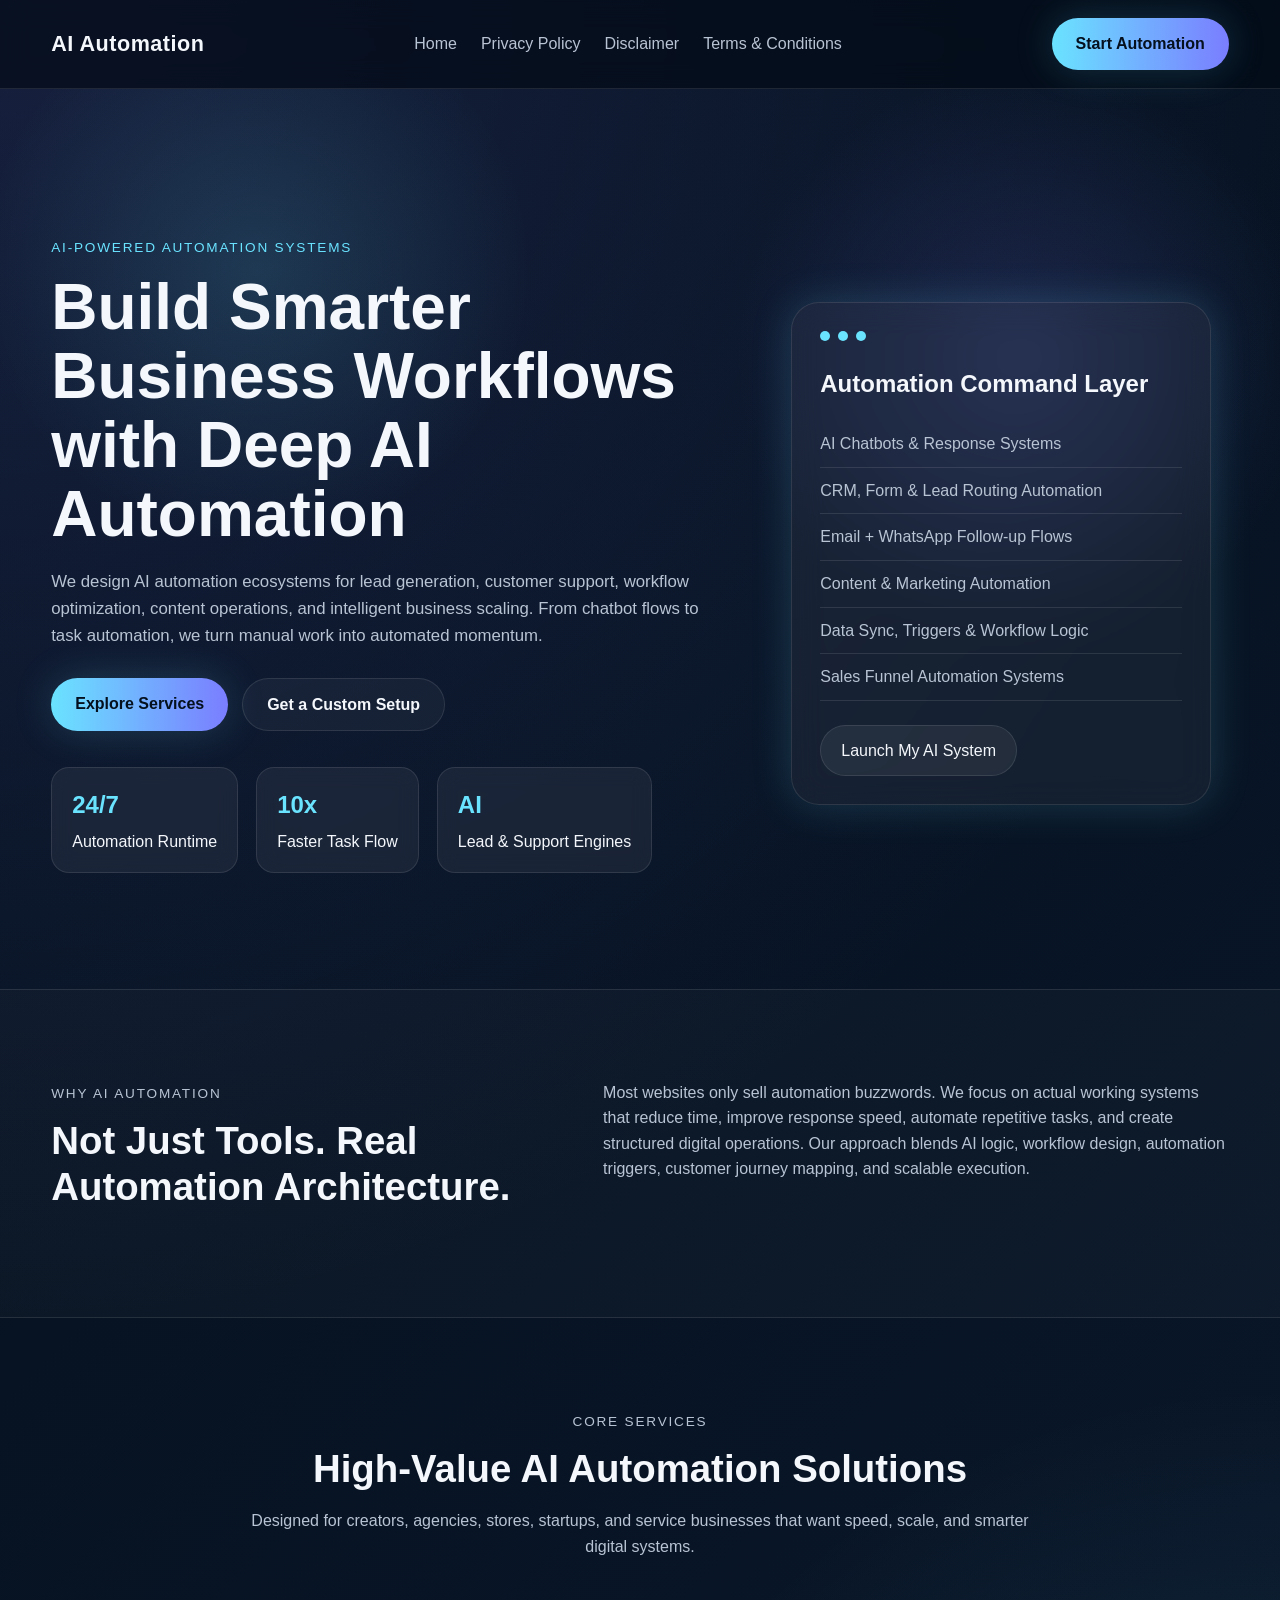
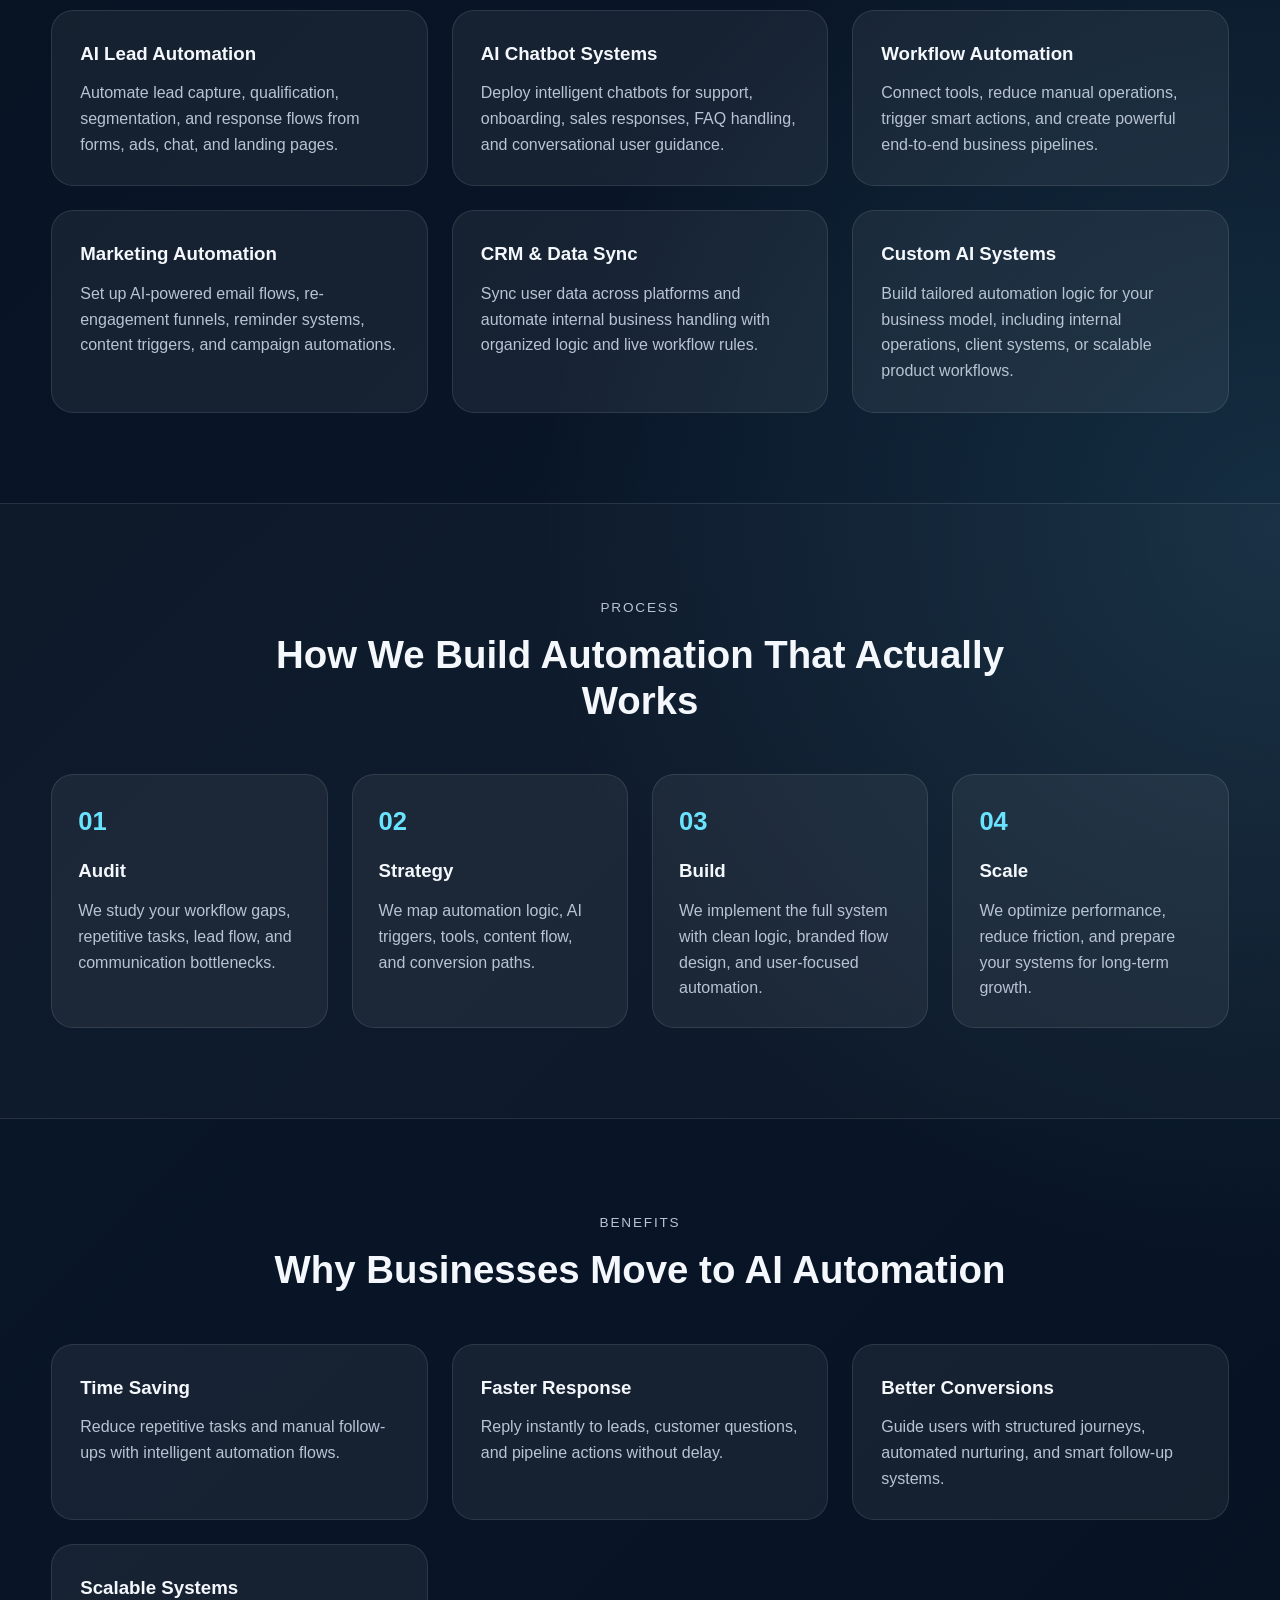
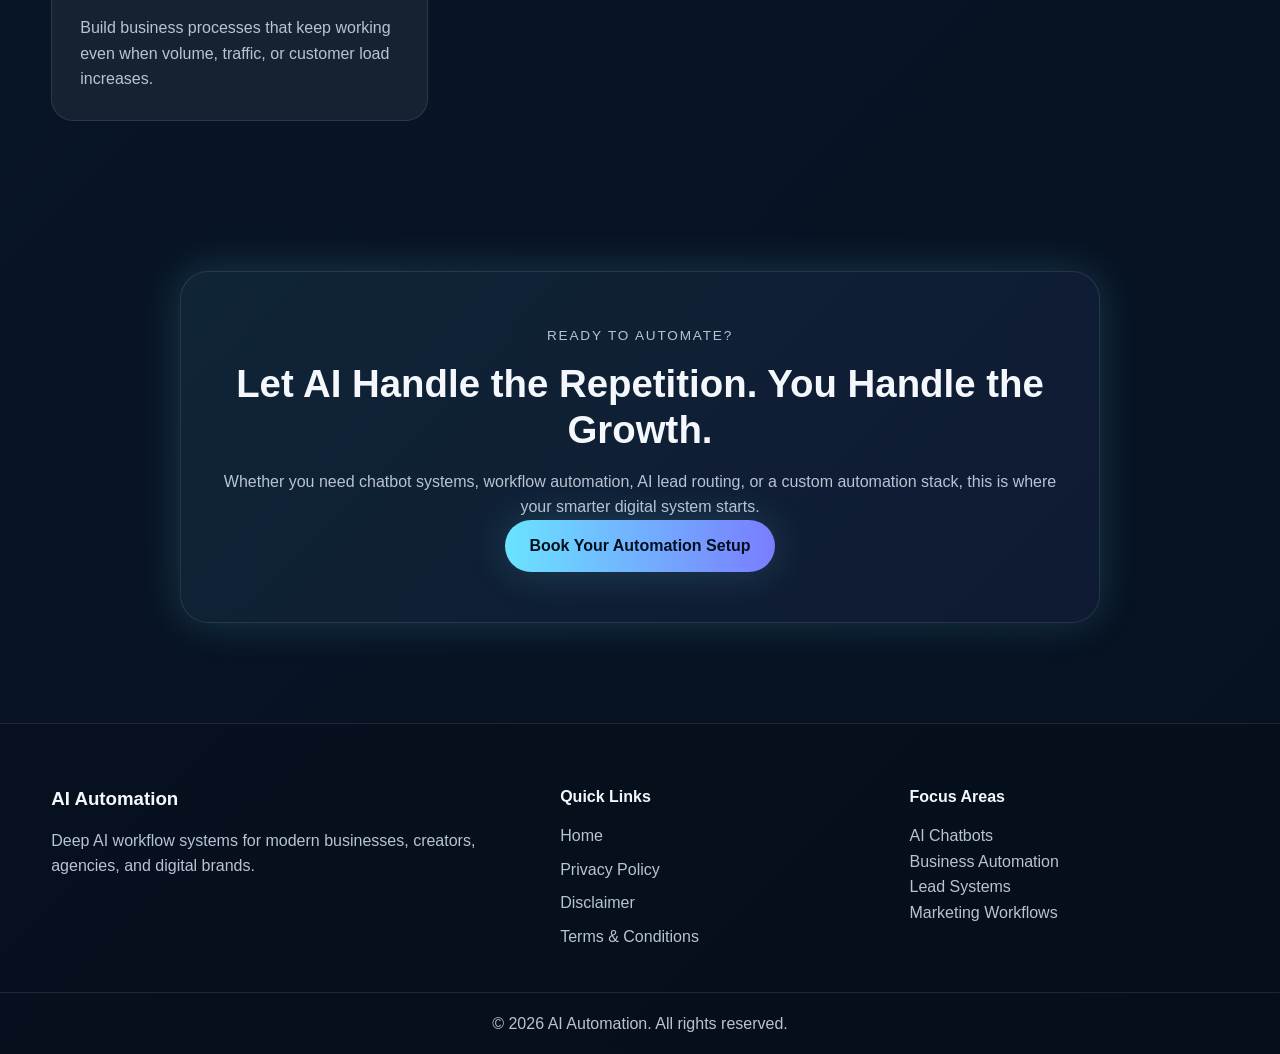
<file: index.html>
<!DOCTYPE html>
<html lang="en">
<head>
  <meta charset="UTF-8" />
  <meta name="viewport" content="width=device-width, initial-scale=1.0" />
  <meta name="description" content="AI Fiver Automation helps businesses automate workflows, AI lead systems, chatbots, content pipelines, and smart digital operations." />
  <meta name="keywords" content="AI automation, workflow automation, AI chatbot, business automation, AI systems, marketing automation, lead automation" />
  <meta name="author" content="AI Fiver Automation" />
  <title>AI Automation | Smart AI Workflow & Business Automation</title>
  <link rel="stylesheet" href="style.css" />
</head>
<body>

  <!-- Header -->
  <header class="site-header">
    <div class="container nav-wrap">
      <div class="logo">AI Automation</div>
      <nav class="nav">
        <a href="index.html">Home</a>
        <a href="privacy-policy.html">Privacy Policy</a>
        <a href="disclaimer.html">Disclaimer</a>
        <a href="terms-conditions.html">Terms & Conditions</a>
      </nav>
      <a href="#contact" class="nav-btn">Start Automation</a>
    </div>
  </header>

  <!-- Hero -->
  <section class="hero">
    <div class="hero-overlay"></div>
    <div class="container hero-grid">
      <div class="hero-content">
        <p class="tag">AI-POWERED AUTOMATION SYSTEMS</p>
        <h1>Build Smarter Business Workflows with Deep AI Automation</h1>
        <p class="hero-text">
          We design AI automation ecosystems for lead generation, customer support, workflow optimization,
          content operations, and intelligent business scaling. From chatbot flows to task automation,
          we turn manual work into automated momentum.
        </p>
        <div class="hero-actions">
          <a href="#services" class="btn btn-primary">Explore Services</a>
          <a href="#contact" class="btn btn-secondary">Get a Custom Setup</a>
        </div>
        <div class="hero-stats">
          <div class="stat-box">
            <h3>24/7</h3>
            <p>Automation Runtime</p>
          </div>
          <div class="stat-box">
            <h3>10x</h3>
            <p>Faster Task Flow</p>
          </div>
          <div class="stat-box">
            <h3>AI</h3>
            <p>Lead & Support Engines</p>
          </div>
        </div>
      </div>

      <div class="hero-card">
        <div class="glass-card">
          <div class="card-top">
            <span class="dot"></span>
            <span class="dot"></span>
            <span class="dot"></span>
          </div>
          <h3>Automation Command Layer</h3>
          <ul>
            <li>AI Chatbots & Response Systems</li>
            <li>CRM, Form & Lead Routing Automation</li>
            <li>Email + WhatsApp Follow-up Flows</li>
            <li>Content & Marketing Automation</li>
            <li>Data Sync, Triggers & Workflow Logic</li>
            <li>Sales Funnel Automation Systems</li>
          </ul>
          <a href="#contact" class="card-btn">Launch My AI System</a>
        </div>
      </div>
    </div>
  </section>

  <!-- About -->
  <section class="section section-dark">
    <div class="container two-col">
      <div>
        <p class="section-label">WHY AI AUTOMATION</p>
        <h2>Not Just Tools. Real Automation Architecture.</h2>
      </div>
      <div>
        <p>
          Most websites only sell automation buzzwords. We focus on actual working systems that reduce time,
          improve response speed, automate repetitive tasks, and create structured digital operations.
          Our approach blends AI logic, workflow design, automation triggers, customer journey mapping,
          and scalable execution.
        </p>
      </div>
    </div>
  </section>

  <!-- Services -->
  <section class="section" id="services">
    <div class="container">
      <div class="section-head center">
        <p class="section-label">CORE SERVICES</p>
        <h2>High-Value AI Automation Solutions</h2>
        <p>
          Designed for creators, agencies, stores, startups, and service businesses that want speed, scale, and smarter digital systems.
        </p>
      </div>

      <div class="service-grid">
        <div class="service-card">
          <h3>AI Lead Automation</h3>
          <p>Automate lead capture, qualification, segmentation, and response flows from forms, ads, chat, and landing pages.</p>
        </div>
        <div class="service-card">
          <h3>AI Chatbot Systems</h3>
          <p>Deploy intelligent chatbots for support, onboarding, sales responses, FAQ handling, and conversational user guidance.</p>
        </div>
        <div class="service-card">
          <h3>Workflow Automation</h3>
          <p>Connect tools, reduce manual operations, trigger smart actions, and create powerful end-to-end business pipelines.</p>
        </div>
        <div class="service-card">
          <h3>Marketing Automation</h3>
          <p>Set up AI-powered email flows, re-engagement funnels, reminder systems, content triggers, and campaign automations.</p>
        </div>
        <div class="service-card">
          <h3>CRM & Data Sync</h3>
          <p>Sync user data across platforms and automate internal business handling with organized logic and live workflow rules.</p>
        </div>
        <div class="service-card">
          <h3>Custom AI Systems</h3>
          <p>Build tailored automation logic for your business model, including internal operations, client systems, or scalable product workflows.</p>
        </div>
      </div>
    </div>
  </section>

  <!-- Process -->
  <section class="section section-dark">
    <div class="container">
      <div class="section-head center">
        <p class="section-label">PROCESS</p>
        <h2>How We Build Automation That Actually Works</h2>
      </div>

      <div class="timeline">
        <div class="timeline-item">
          <span>01</span>
          <h3>Audit</h3>
          <p>We study your workflow gaps, repetitive tasks, lead flow, and communication bottlenecks.</p>
        </div>
        <div class="timeline-item">
          <span>02</span>
          <h3>Strategy</h3>
          <p>We map automation logic, AI triggers, tools, content flow, and conversion paths.</p>
        </div>
        <div class="timeline-item">
          <span>03</span>
          <h3>Build</h3>
          <p>We implement the full system with clean logic, branded flow design, and user-focused automation.</p>
        </div>
        <div class="timeline-item">
          <span>04</span>
          <h3>Scale</h3>
          <p>We optimize performance, reduce friction, and prepare your systems for long-term growth.</p>
        </div>
      </div>
    </div>
  </section>

  <!-- Benefits -->
  <section class="section">
    <div class="container">
      <div class="section-head center">
        <p class="section-label">BENEFITS</p>
        <h2>Why Businesses Move to AI Automation</h2>
      </div>

      <div class="benefit-grid">
        <div class="benefit-card">
          <h3>Time Saving</h3>
          <p>Reduce repetitive tasks and manual follow-ups with intelligent automation flows.</p>
        </div>
        <div class="benefit-card">
          <h3>Faster Response</h3>
          <p>Reply instantly to leads, customer questions, and pipeline actions without delay.</p>
        </div>
        <div class="benefit-card">
          <h3>Better Conversions</h3>
          <p>Guide users with structured journeys, automated nurturing, and smart follow-up systems.</p>
        </div>
        <div class="benefit-card">
          <h3>Scalable Systems</h3>
          <p>Build business processes that keep working even when volume, traffic, or customer load increases.</p>
        </div>
      </div>
    </div>
  </section>

  <!-- CTA -->
  <section class="section cta-section" id="contact">
    <div class="container cta-box">
      <p class="section-label">READY TO AUTOMATE?</p>
      <h2>Let AI Handle the Repetition. You Handle the Growth.</h2>
      <p>
        Whether you need chatbot systems, workflow automation, AI lead routing, or a custom automation stack,
        this is where your smarter digital system starts.
      </p>
      <a href="#" class="btn btn-primary">Book Your Automation Setup</a>
    </div>
  </section>

  <!-- Footer -->
  <footer class="site-footer">
    <div class="container footer-grid">
      <div>
        <h3>AI Automation</h3>
        <p>Deep AI workflow systems for modern businesses, creators, agencies, and digital brands.</p>
      </div>
      <div>
        <h4>Quick Links</h4>
        <a href="index.html">Home</a>
        <a href="privacy-policy.html">Privacy Policy</a>
        <a href="disclaimer.html">Disclaimer</a>
        <a href="terms-conditions.html">Terms & Conditions</a>
      </div>
      <div>
        <h4>Focus Areas</h4>
        <p>AI Chatbots</p>
        <p>Business Automation</p>
        <p>Lead Systems</p>
        <p>Marketing Workflows</p>
      </div>
    </div>
    <div class="footer-bottom">
      <p>© 2026 AI Automation. All rights reserved.</p>
    </div>
  </footer>

  <!-- Fullscreen Popup -->
<div id="popupOverlay" class="popup-overlay">
  <div class="popup-box">
    <button id="closePopup" class="popup-close">×</button>

    <div class="popup-content popup-course-content">
      <p class="popup-tag">CHOOSE YOUR AI PATH</p>
      <h2>Select an AI Course to Continue</h2>
      <p class="popup-subtext">
        Pick the course that matches your interest. You can change all text, links, and titles later.
      </p>

      <div class="course-grid">
        <div class="course-card active" data-link="https://yourwebsite.com/ai-automation-course">
          <span class="course-badge">Popular</span>
          <h3>AI Automation Mastery</h3>
          <p>Learn workflows, triggers, smart integrations, and business automation systems.</p>
        </div>

        <div class="course-card" data-link="https://yourwebsite.com/ai-chatbot-course">
          <span class="course-badge">Hot</span>
          <h3>AI Chatbot Builder</h3>
          <p>Create intelligent chatbot flows for lead generation, support, and sales systems.</p>
        </div>

        <div class="course-card" data-link="https://yourwebsite.com/ai-marketing-course">
          <span class="course-badge">New</span>
          <h3>AI Marketing Systems</h3>
          <p>Build AI-powered content, follow-up funnels, email flows, and ad support systems.</p>
        </div>
      </div>

      <div class="popup-action-wrap">
        <a href="#" id="popupButton" class="btn btn-primary popup-main-btn">
          Continue with Selected Course
        </a>
      </div>

      <p class="popup-note">
        If no option is selected, you’ll be redirected automatically.
      </p>
    </div>
  </div>
</div>

  <script src="script.js"></script>
</body>
</html>
</file>
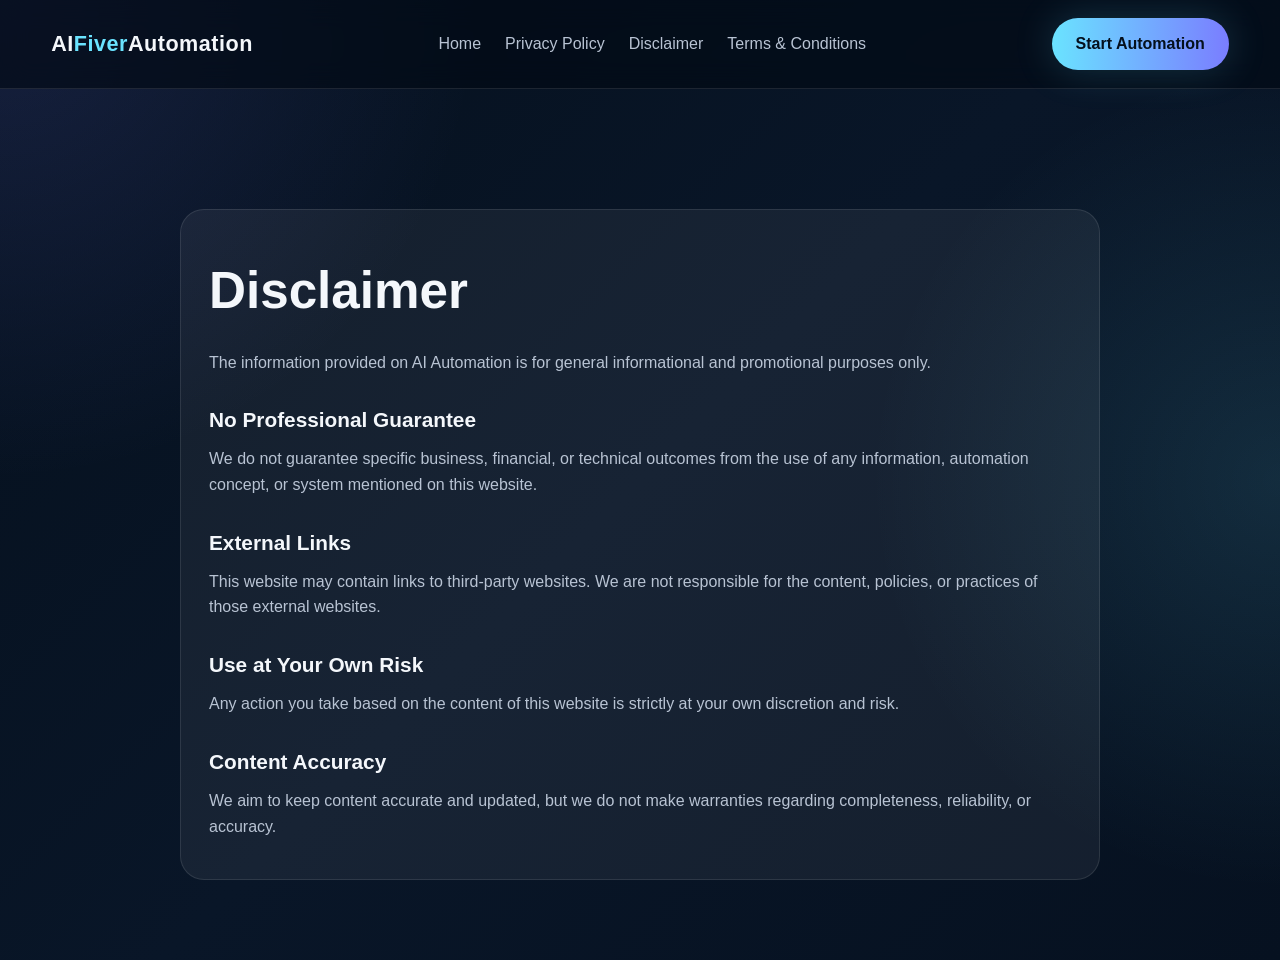
<file: disclaimer.html>
<!DOCTYPE html>
<html lang="en">
<head>
  <meta charset="UTF-8" />
  <meta name="viewport" content="width=device-width, initial-scale=1.0" />
  <title>Disclaimer | AI Automation</title>
  <link rel="stylesheet" href="style.css" />
</head>
<body>

  <header class="site-header">
    <div class="container nav-wrap">
      <div class="logo">AI<span>Fiver</span>Automation</div>
      <nav class="nav">
        <a href="index.html">Home</a>
        <a href="privacy-policy.html">Privacy Policy</a>
        <a href="disclaimer.html">Disclaimer</a>
        <a href="terms-conditions.html">Terms & Conditions</a>
      </nav>
      <a href="index.html#contact" class="nav-btn">Start Automation</a>
    </div>
  </header>

  <section class="policy-section">
    <div class="container">
      <div class="policy-box">
        <h1>Disclaimer</h1>
        <p>The information provided on AI Automation is for general informational and promotional purposes only.</p>

        <h2>No Professional Guarantee</h2>
        <p>We do not guarantee specific business, financial, or technical outcomes from the use of any information, automation concept, or system mentioned on this website.</p>

        <h2>External Links</h2>
        <p>This website may contain links to third-party websites. We are not responsible for the content, policies, or practices of those external websites.</p>

        <h2>Use at Your Own Risk</h2>
        <p>Any action you take based on the content of this website is strictly at your own discretion and risk.</p>

        <h2>Content Accuracy</h2>
        <p>We aim to keep content accurate and updated, but we do not make warranties regarding completeness, reliability, or accuracy.</p>
      </div>
    </div>
  </section>

</body>
</html>
</file>
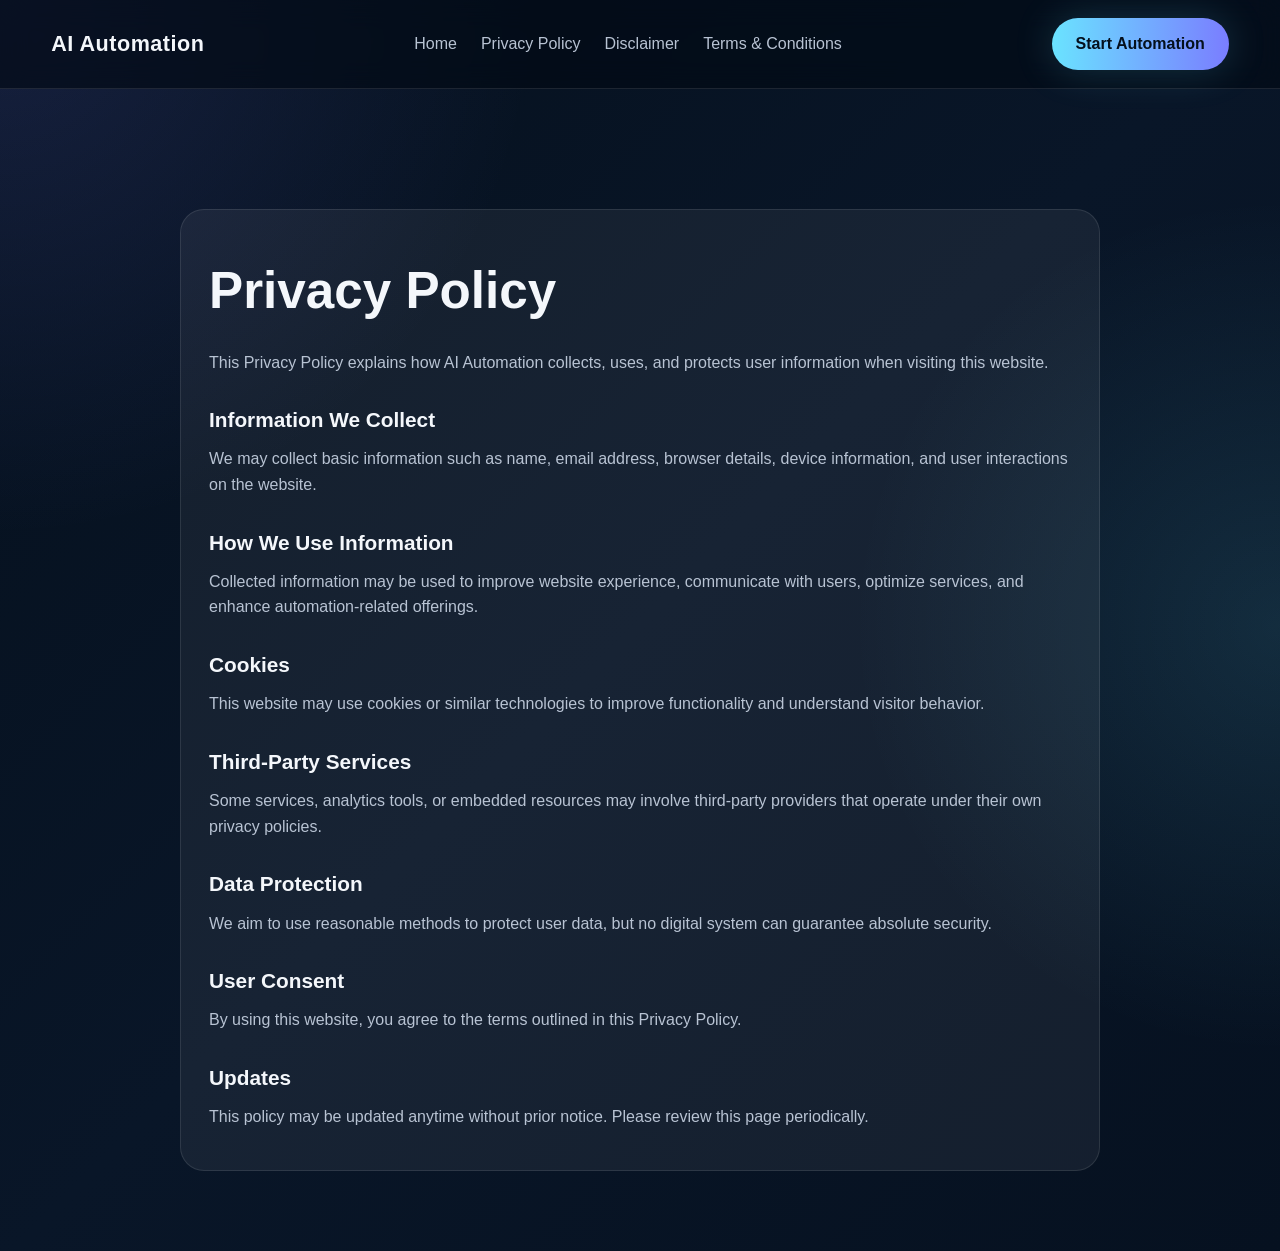
<file: privacy-policy.html>
<!DOCTYPE html>
<html lang="en">
<head>
  <meta charset="UTF-8" />
  <meta name="viewport" content="width=device-width, initial-scale=1.0" />
  <title>Privacy Policy | AI Automation</title>
  <link rel="stylesheet" href="style.css" />
</head>
<body>

  <header class="site-header">
    <div class="container nav-wrap">
      <div class="logo">AI Automation</div>
      <nav class="nav">
        <a href="index.html">Home</a>
        <a href="privacy-policy.html">Privacy Policy</a>
        <a href="disclaimer.html">Disclaimer</a>
        <a href="terms-conditions.html">Terms & Conditions</a>
      </nav>
      <a href="index.html#contact" class="nav-btn">Start Automation</a>
    </div>
  </header>

  <section class="policy-section">
    <div class="container">
      <div class="policy-box">
        <h1>Privacy Policy</h1>
        <p>This Privacy Policy explains how AI Automation collects, uses, and protects user information when visiting this website.</p>

        <h2>Information We Collect</h2>
        <p>We may collect basic information such as name, email address, browser details, device information, and user interactions on the website.</p>

        <h2>How We Use Information</h2>
        <p>Collected information may be used to improve website experience, communicate with users, optimize services, and enhance automation-related offerings.</p>

        <h2>Cookies</h2>
        <p>This website may use cookies or similar technologies to improve functionality and understand visitor behavior.</p>

        <h2>Third-Party Services</h2>
        <p>Some services, analytics tools, or embedded resources may involve third-party providers that operate under their own privacy policies.</p>

        <h2>Data Protection</h2>
        <p>We aim to use reasonable methods to protect user data, but no digital system can guarantee absolute security.</p>

        <h2>User Consent</h2>
        <p>By using this website, you agree to the terms outlined in this Privacy Policy.</p>

        <h2>Updates</h2>
        <p>This policy may be updated anytime without prior notice. Please review this page periodically.</p>
      </div>
    </div>
  </section>

</body>
</html>
</file>
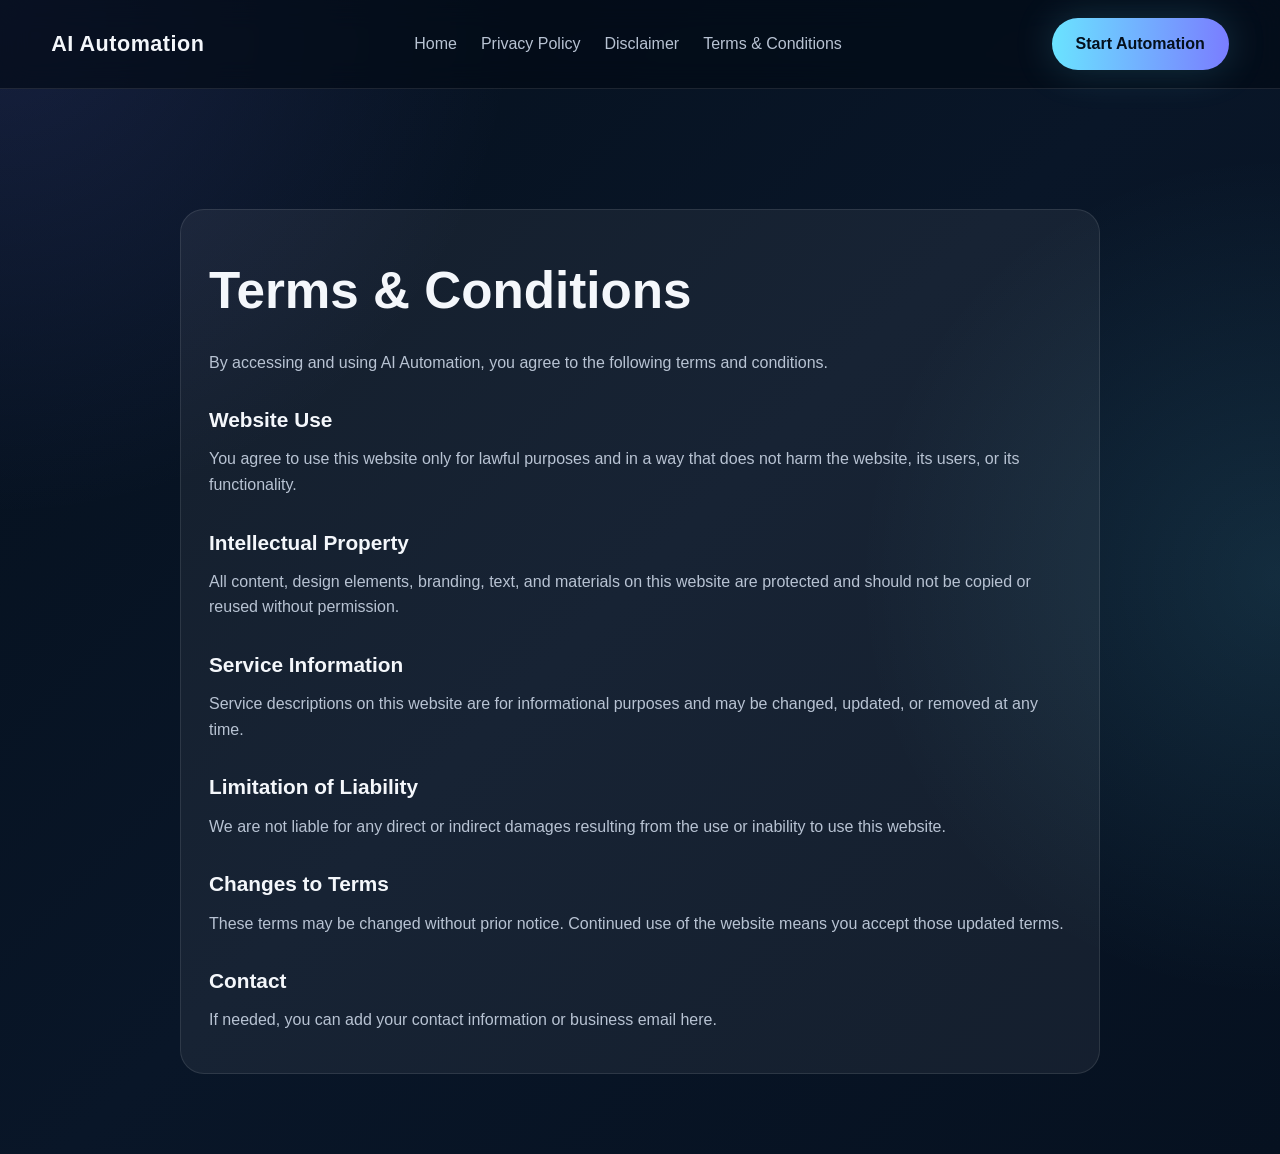
<file: terms-conditions.html>
<!DOCTYPE html>
<html lang="en">
<head>
  <meta charset="UTF-8" />
  <meta name="viewport" content="width=device-width, initial-scale=1.0" />
  <title>Terms & Conditions | AI Automation</title>
  <link rel="stylesheet" href="style.css" />
</head>
<body>

  <header class="site-header">
    <div class="container nav-wrap">
      <div class="logo">AI Automation</div>
      <nav class="nav">
        <a href="index.html">Home</a>
        <a href="privacy-policy.html">Privacy Policy</a>
        <a href="disclaimer.html">Disclaimer</a>
        <a href="terms-conditions.html">Terms & Conditions</a>
      </nav>
      <a href="index.html#contact" class="nav-btn">Start Automation</a>
    </div>
  </header>

  <section class="policy-section">
    <div class="container">
      <div class="policy-box">
        <h1>Terms & Conditions</h1>
        <p>By accessing and using AI Automation, you agree to the following terms and conditions.</p>

        <h2>Website Use</h2>
        <p>You agree to use this website only for lawful purposes and in a way that does not harm the website, its users, or its functionality.</p>

        <h2>Intellectual Property</h2>
        <p>All content, design elements, branding, text, and materials on this website are protected and should not be copied or reused without permission.</p>

        <h2>Service Information</h2>
        <p>Service descriptions on this website are for informational purposes and may be changed, updated, or removed at any time.</p>

        <h2>Limitation of Liability</h2>
        <p>We are not liable for any direct or indirect damages resulting from the use or inability to use this website.</p>

        <h2>Changes to Terms</h2>
        <p>These terms may be changed without prior notice. Continued use of the website means you accept those updated terms.</p>

        <h2>Contact</h2>
        <p>If needed, you can add your contact information or business email here.</p>
      </div>
    </div>
  </section>

</body>
</html>
</file>
<file: style.css>
* {
  margin: 0;
  padding: 0;
  box-sizing: border-box;
}

:root {
  --bg: #07111f;
  --bg-soft: #0c1a2f;
  --card: rgba(255, 255, 255, 0.06);
  --line: rgba(255, 255, 255, 0.1);
  --text: #f4f7fb;
  --muted: #b8c3d3;
  --accent: #6ae3ff;
  --accent-2: #7a7dff;
  --glow: 0 0 40px rgba(106, 227, 255, 0.18);
}

html {
  scroll-behavior: smooth;
}

body {
  font-family: Arial, Helvetica, sans-serif;
  background:
    radial-gradient(circle at top left, rgba(122, 125, 255, 0.15), transparent 30%),
    radial-gradient(circle at right center, rgba(106, 227, 255, 0.12), transparent 30%),
    linear-gradient(135deg, #05101d, #091628, #061120);
  color: var(--text);
  line-height: 1.6;
}

a {
  text-decoration: none;
  color: inherit;
}

.container {
  width: min(1180px, 92%);
  margin: auto;
}

.section {
  padding: 90px 0;
}

.section-dark {
  background: rgba(255, 255, 255, 0.02);
  border-top: 1px solid var(--line);
  border-bottom: 1px solid var(--line);
}

.center {
  text-align: center;
}

.section-label,
.tag,
.popup-tag {
  color: var(--accent);
  letter-spacing: 1.8px;
  font-size: 0.85rem;
  text-transform: uppercase;
  margin-bottom: 14px;
  display: inline-block;
}

.section-head {
  max-width: 820px;
  margin: 0 auto 50px;
}

.section-head h2,
.two-col h2,
.cta-box h2 {
  font-size: clamp(2rem, 3vw, 3rem);
  line-height: 1.2;
  margin-bottom: 16px;
}

.section-head p,
.hero-text,
.two-col p,
.cta-box p,
.service-card p,
.timeline-item p,
.benefit-card p,
.site-footer p {
  color: var(--muted);
}

.site-header {
  position: sticky;
  top: 0;
  z-index: 100;
  backdrop-filter: blur(14px);
  background: rgba(3, 10, 20, 0.65);
  border-bottom: 1px solid var(--line);
}

.nav-wrap {
  display: flex;
  align-items: center;
  justify-content: space-between;
  padding: 18px 0;
  gap: 24px;
}

.logo {
  font-size: 1.35rem;
  font-weight: 800;
  letter-spacing: 0.5px;
}

.logo span {
  color: var(--accent);
}

.nav {
  display: flex;
  gap: 24px;
  flex-wrap: wrap;
}

.nav a {
  color: var(--muted);
  transition: 0.3s ease;
}

.nav a:hover,
.site-footer a:hover {
  color: var(--accent);
}

.nav-btn,
.btn {
  display: inline-block;
  padding: 13px 24px;
  border-radius: 999px;
  transition: 0.3s ease;
  font-weight: 700;
}

.nav-btn,
.btn-primary {
  background: linear-gradient(90deg, var(--accent), var(--accent-2));
  color: #04101d;
  box-shadow: var(--glow);
}

.btn-secondary {
  border: 1px solid var(--line);
  color: var(--text);
  background: rgba(255,255,255,0.04);
}

.btn:hover,
.nav-btn:hover,
.card-btn:hover {
  transform: translateY(-2px);
}

.hero {
  min-height: 100vh;
  position: relative;
  display: flex;
  align-items: center;
  padding: 80px 0 50px;
  overflow: hidden;
}

.hero-overlay {
  position: absolute;
  inset: 0;
  background:
    radial-gradient(circle at 20% 20%, rgba(106, 227, 255, 0.14), transparent 22%),
    radial-gradient(circle at 80% 30%, rgba(122, 125, 255, 0.16), transparent 24%);
  pointer-events: none;
}

.hero-grid {
  display: grid;
  grid-template-columns: 1.2fr 0.8fr;
  gap: 40px;
  align-items: center;
  position: relative;
  z-index: 2;
}

.hero h1 {
  font-size: clamp(2.4rem, 5vw, 4.8rem);
  line-height: 1.08;
  margin-bottom: 20px;
}

.hero-text {
  font-size: 1.05rem;
  max-width: 720px;
  margin-bottom: 28px;
}

.hero-actions {
  display: flex;
  gap: 14px;
  flex-wrap: wrap;
  margin-bottom: 36px;
}

.hero-stats {
  display: flex;
  gap: 18px;
  flex-wrap: wrap;
}

.stat-box {
  background: var(--card);
  border: 1px solid var(--line);
  border-radius: 18px;
  padding: 18px 20px;
  min-width: 145px;
  backdrop-filter: blur(10px);
}

.stat-box h3 {
  font-size: 1.5rem;
  margin-bottom: 4px;
  color: var(--accent);
}

.hero-card {
  display: flex;
  justify-content: center;
}

.glass-card {
  width: 100%;
  max-width: 420px;
  padding: 28px;
  background: rgba(255, 255, 255, 0.05);
  border: 1px solid var(--line);
  border-radius: 28px;
  backdrop-filter: blur(16px);
  box-shadow: var(--glow);
}

.card-top {
  display: flex;
  gap: 8px;
  margin-bottom: 24px;
}

.dot {
  width: 10px;
  height: 10px;
  border-radius: 50%;
  background: var(--accent);
}

.glass-card h3 {
  margin-bottom: 18px;
  font-size: 1.5rem;
}

.glass-card ul {
  list-style: none;
  margin-bottom: 24px;
}

.glass-card li {
  padding: 10px 0;
  border-bottom: 1px solid var(--line);
  color: var(--muted);
}

.card-btn {
  display: inline-block;
  padding: 12px 20px;
  border-radius: 999px;
  background: rgba(255,255,255,0.06);
  border: 1px solid var(--line);
  color: var(--text);
}

.two-col {
  display: grid;
  grid-template-columns: 0.9fr 1.1fr;
  gap: 40px;
  align-items: start;
}

.service-grid,
.benefit-grid {
  display: grid;
  grid-template-columns: repeat(3, 1fr);
  gap: 24px;
}

.service-card,
.benefit-card {
  background: var(--card);
  border: 1px solid var(--line);
  border-radius: 22px;
  padding: 28px;
  transition: 0.3s ease;
}

.service-card:hover,
.benefit-card:hover,
.timeline-item:hover {
  transform: translateY(-6px);
  box-shadow: var(--glow);
}

.service-card h3,
.benefit-card h3,
.timeline-item h3 {
  margin-bottom: 12px;
}

.timeline {
  display: grid;
  grid-template-columns: repeat(4, 1fr);
  gap: 24px;
}

.timeline-item {
  background: var(--card);
  border: 1px solid var(--line);
  border-radius: 22px;
  padding: 26px;
  transition: 0.3s ease;
}

.timeline-item span {
  display: inline-block;
  margin-bottom: 14px;
  font-size: 1.6rem;
  font-weight: 800;
  color: var(--accent);
}

.cta-section {
  padding-top: 60px;
  padding-bottom: 100px;
}

.cta-box {
  text-align: center;
  max-width: 920px;
  padding: 50px 28px;
  background: linear-gradient(135deg, rgba(106, 227, 255, 0.08), rgba(122, 125, 255, 0.08));
  border: 1px solid var(--line);
  border-radius: 28px;
  box-shadow: var(--glow);
}

.site-footer {
  border-top: 1px solid var(--line);
  background: rgba(0, 0, 0, 0.18);
  padding-top: 60px;
}

.footer-grid {
  display: grid;
  grid-template-columns: 1.2fr 0.8fr 0.8fr;
  gap: 30px;
  padding-bottom: 34px;
}

.site-footer h3,
.site-footer h4 {
  margin-bottom: 14px;
}

.site-footer a {
  display: block;
  margin-bottom: 8px;
  color: var(--muted);
}

.footer-bottom {
  border-top: 1px solid var(--line);
  padding: 18px 0;
  text-align: center;
  color: var(--muted);
}

/* Popup */
.popup-overlay {
  position: fixed;
  inset: 0;
  width: 100%;
  height: 100vh;
  background: rgba(2, 8, 18, 0.94);
  display: none;
  align-items: center;
  justify-content: center;
  z-index: 9999;
  padding: 20px;
}

.popup-overlay.active {
  display: flex;
}

.popup-box {
  width: 100%;
  height: 100%;
  border-radius: 0;
  background:
    radial-gradient(circle at top left, rgba(106, 227, 255, 0.13), transparent 24%),
    radial-gradient(circle at right center, rgba(122, 125, 255, 0.16), transparent 24%),
    linear-gradient(135deg, #04101c, #081424, #030912);
  border: 1px solid rgba(255,255,255,0.06);
  position: relative;
  display: flex;
  align-items: center;
  justify-content: center;
}

.popup-content {
  text-align: center;
  max-width: 760px;
  padding: 30px;
}

.popup-content h2 {
  font-size: clamp(2rem, 4vw, 4rem);
  margin-bottom: 16px;
}

.popup-content p {
  color: var(--muted);
  margin-bottom: 18px;
  font-size: 1.05rem;
}

.popup-close {
  position: absolute;
  top: 16px;
  right: 18px;
  width: 34px;
  height: 34px;
  border: none;
  border-radius: 50%;
  font-size: 18px;
  line-height: 1;
  cursor: pointer;
  background: rgba(255,255,255,0.08);
  color: #fff;
  transition: 0.3s ease;
}

.popup-close:hover {
  background: rgba(255,255,255,0.16);
}

.popup-note {
  font-size: 0.92rem;
  opacity: 0.85;
}
.popup-course-content {
  max-width: 1100px;
  width: 100%;
}

.popup-subtext {
  max-width: 760px;
  margin: 0 auto 28px;
  color: var(--muted);
}

.course-grid {
  display: grid;
  grid-template-columns: repeat(3, 1fr);
  gap: 22px;
  margin: 34px 0 30px;
}

.course-card {
  position: relative;
  padding: 28px 22px;
  border-radius: 24px;
  border: 1px solid rgba(255,255,255,0.1);
  background: rgba(255,255,255,0.05);
  backdrop-filter: blur(14px);
  text-align: left;
  cursor: pointer;
  transition: 0.3s ease;
  min-height: 220px;
}

.course-card:hover {
  transform: translateY(-6px);
  box-shadow: 0 0 30px rgba(106, 227, 255, 0.14);
  border-color: rgba(106, 227, 255, 0.45);
}

.course-card.active {
  border-color: var(--accent);
  box-shadow: 0 0 35px rgba(106, 227, 255, 0.18);
  background: linear-gradient(180deg, rgba(106, 227, 255, 0.08), rgba(255,255,255,0.04));
}

.course-card h3 {
  font-size: 1.35rem;
  margin-bottom: 12px;
}

.course-card p {
  color: var(--muted);
  font-size: 0.98rem;
  line-height: 1.6;
  margin-bottom: 0;
}

.course-badge {
  display: inline-block;
  margin-bottom: 14px;
  padding: 6px 12px;
  border-radius: 999px;
  font-size: 0.78rem;
  font-weight: 700;
  letter-spacing: 0.5px;
  color: #04101d;
  background: linear-gradient(90deg, var(--accent), var(--accent-2));
}

.popup-action-wrap {
  display: flex;
  justify-content: center;
  margin-top: 10px;
}

.popup-main-btn {
  min-width: 320px;
}

@media (max-width: 992px) {
  .course-grid {
    grid-template-columns: 1fr;
  }

  .course-card {
    min-height: auto;
  }
}

@media (max-width: 600px) {
  .popup-main-btn {
    min-width: 100%;
  }
}

/* Policy pages content */
.policy-section {
  padding: 120px 0 80px;
}

.policy-box {
  max-width: 920px;
  margin: auto;
  background: var(--card);
  border: 1px solid var(--line);
  border-radius: 24px;
  padding: 40px 28px;
}

.policy-box h1 {
  font-size: clamp(2rem, 4vw, 3.2rem);
  margin-bottom: 18px;
}

.policy-box h2 {
  margin-top: 28px;
  margin-bottom: 10px;
  font-size: 1.3rem;
}

.policy-box p,
.policy-box li {
  color: var(--muted);
}

.policy-box ul {
  padding-left: 20px;
  margin-top: 10px;
}

/* Responsive */
@media (max-width: 992px) {
  .hero-grid,
  .two-col,
  .footer-grid,
  .timeline,
  .service-grid,
  .benefit-grid {
    grid-template-columns: 1fr;
  }

  .nav {
    display: none;
  }

  .hero {
    min-height: auto;
    padding-top: 120px;
  }
}

@media (max-width: 600px) {
  .hero h1 {
    font-size: 2.2rem;
  }

  .btn,
  .nav-btn {
    width: 100%;
    text-align: center;
  }

  .hero-actions {
    flex-direction: column;
  }

  .popup-content {
    padding: 24px 16px;
  }

  .popup-close {
    top: 12px;
    right: 12px;
    width: 30px;
    height: 30px;
    font-size: 16px;
  }
}
</file>
